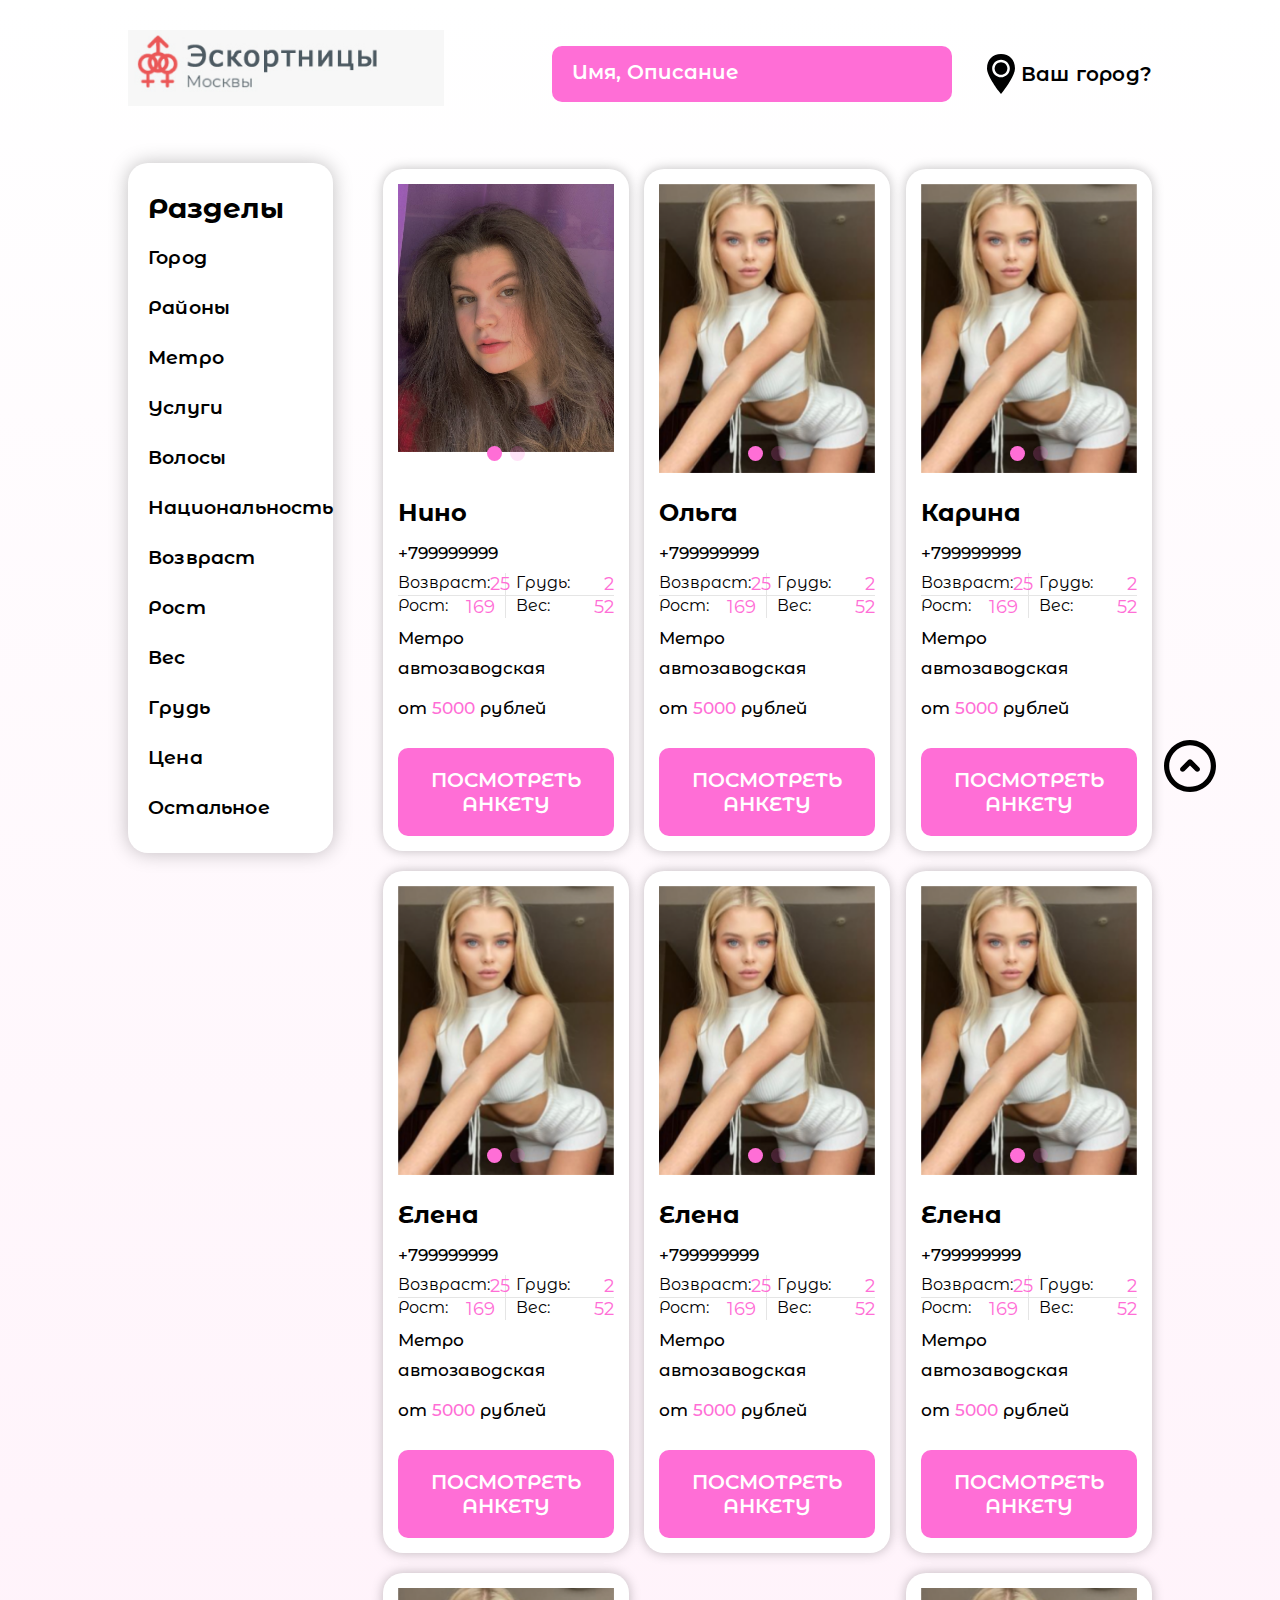
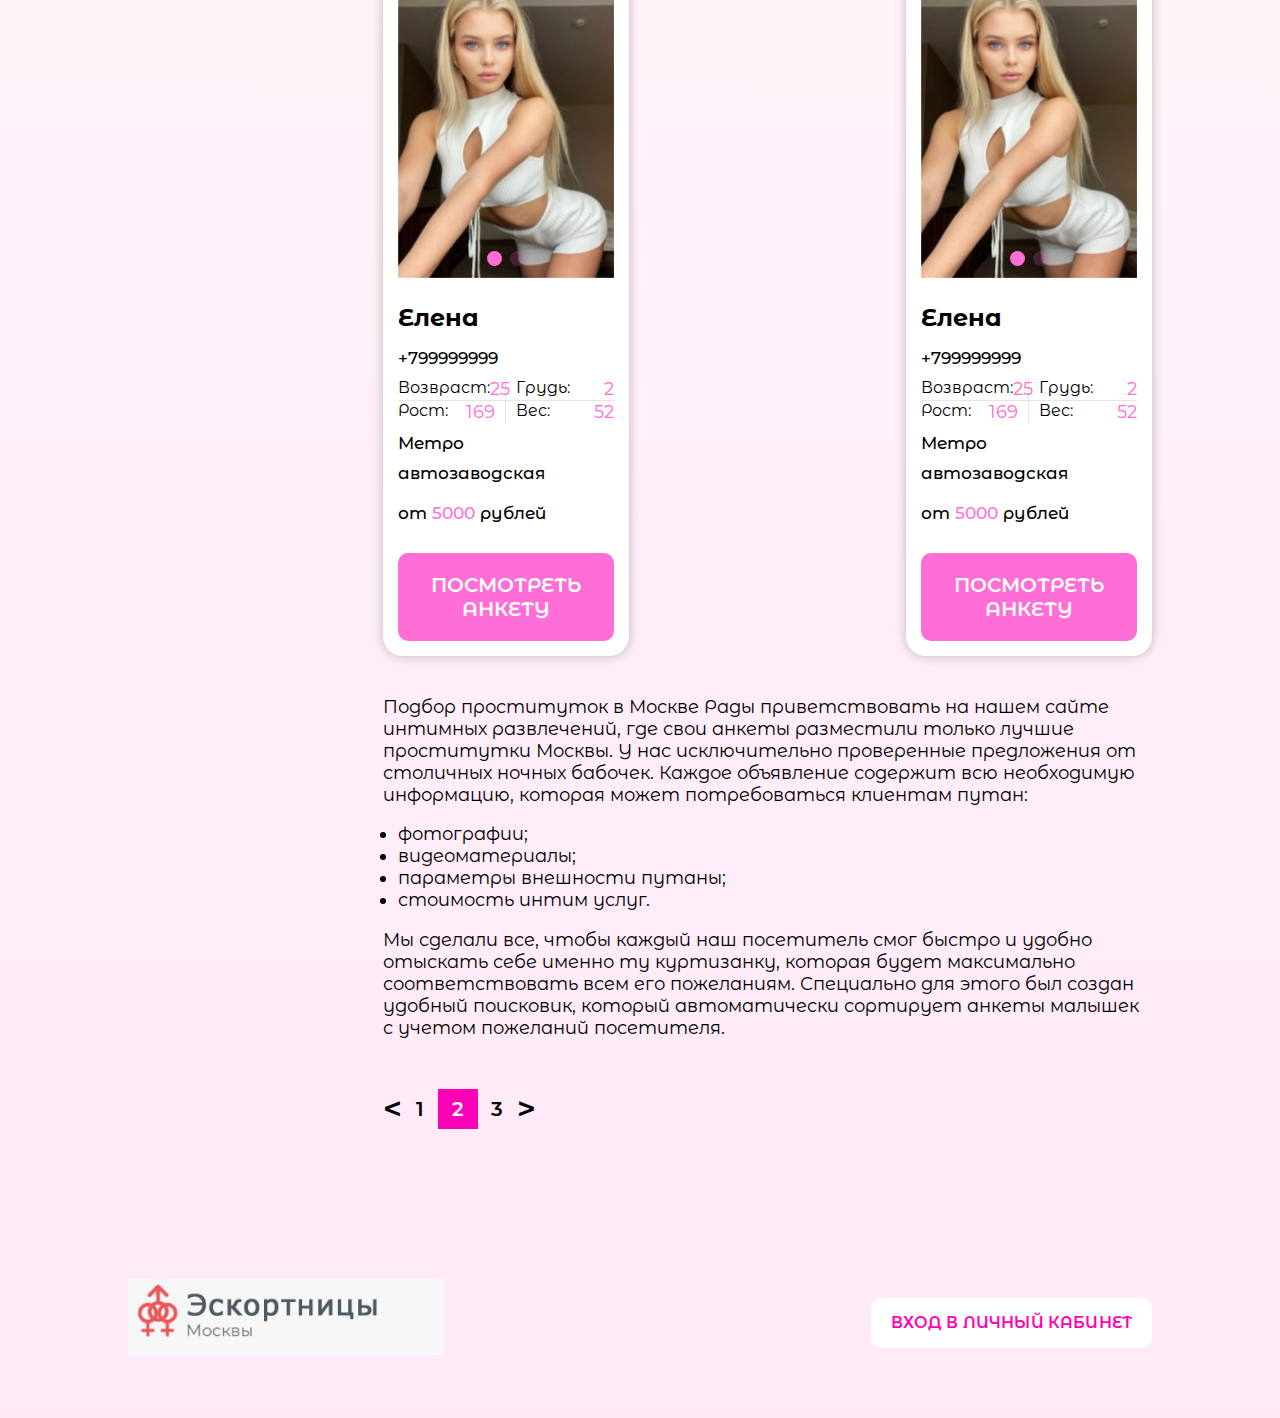
<file: index.html>
<!DOCTYPE html>
<html lang="en">
<head>
    <meta charset="UTF-8">
    <meta http-equiv="X-UA-Compatible" content="IE=edge">
    <meta name="viewport" content="width=device-width, initial-scale=1.0">
    <title>Document</title>
    <link rel="preconnect" href="https://fonts.googleapis.com">
    <link rel="preconnect" href="https://fonts.gstatic.com" crossorigin>
    <link href="https://fonts.googleapis.com/css2?family=Montserrat+Alternates:wght@300;400;500;600;700;800&display=swap"
        rel="stylesheet">
        <link rel="stylesheet" href="https://unpkg.com/swiper/swiper-bundle.min.css" />

    <link rel="stylesheet" href="css/style.css">
    
</head>
<body>
    <header class="header">
        <div class="container ">
            <div class="header__block block">
                <a href="index.html" class="logo">
                    <img src="img/logo.png" alt="logo">
                </a>
                <div class="nav">
                    <input type="text" placeholder="Имя, Описание">
                    <a href="#" class="link nav__link">Ваш город?</a>
                </div>
                <!-- /.nav -->
            </div>
        </div>
        <!-- /.container -->
    </header>
    <!-- /.header -->
   <div class="container main1">
        <div class="col-3">                   
            <div class="panel__block">
                <div class="panel">
                    <h4 class="panel__title title">Разделы</h4>
                    <div class="panel__box">
                        <a href="#" class="link panel__link">Город</a>
                        <div class="panel__list">
                            <ul>
                                <li>Москва</li>
                                <li>Химки</li>
                                <li>Раменское</li>
                            </ul>
                        </div>
                        </div>
                        <!-- города -->
                        <div class="panel__box">
                            <a href="#" class="link panel__link">Районы</a>
                            <div class="panel__list">
                                <ul>
                                    <li>ВАО</li>
                                    <li>ЗАО</li>
                                    <li>Зеленоградский</li>
                                    <li>Новомосковский</li>
                                    <li>СВАО</li>
                                    <li>СЗАО</li>
                                    <li>ЮЗАО</li>
                                </ul>
                            </div>
                        </div>
                        <!-- районы -->
                        <div class="panel__box">
                            <a href="#" class="link panel__link">Метро</a>
                            <div class="panel__list">
                                <ul>
                                    <li>Авиамоторная</li>
                                    <li>Автозаводская</li>                                        
                                    <li>Багратионовская</li>
                                    <li>Баковка</li>
                                    <li>Балтийская</li>
                                    <li>Авиамоторная</li>
                                    <li>Автозаводская</li>
                                    <li>Багратионовская</li>
                                    <li>Баковка</li>
                                    <li>Балтийская</li>
                                    <li>Авиамоторная</li>
                                    <li>Автозаводская</li>
                                    <li>Багратионовская</li>
                                    <li>Баковка</li>
                                    <li>Балтийская</li>
                                    <li>Авиамоторная</li>
                                    <li>Автозаводская</li>
                                    <li>Багратионовская</li>
                                    <li>Баковка</li>
                                    <li>Балтийская</li>
                                    <li>Авиамоторная</li>
                                    <li>Автозаводская</li>
                                    <li>Багратионовская</li>
                                    <li>Баковка</li>
                                    <li>Авиамоторная</li>
                                    <li>Автозаводская</li>
                                    <li>Багратионовская</li>
                                    <li>Баковка</li>
                                    <li>Балтийская</li>
                                    <li>Авиамоторная</li>
                                    <li>Автозаводская</li>
                                    <li>Багратионовская</li>
                                    <li>Баковка</li>
                                    <li>Балтийская</li>
                                    <li>Авиамоторная</li>
                                    <li>Автозаводская</li>
                                    <li>Багратионовская</li>
                                    <li>Баковка</li>
                                </ul>
                            </div>
                        </div>
                        <!-- метро -->
                        <div class="panel__box">
                            <a href="#" class="link panel__link">Услуги</a>
                            <div class="panel__list">
                                <ul>
                                    <li><h4>ОСНОВНЫЕ</h4></li>
                                    <li>Классический секс</li>
                                    <li>Анальный секс</li>
                                    <li>Групповой секс</li>
                                    <li>Лесби</li>
                                    <li>Минет в презервативе</li>
                                    <li>Минет без презерватива</li>
                                    <li>Минет глубокий</li>
                                    <li>Минет в авто</li>
                                    <li>Куннилингус</li>
                                    <li>Двойное проникновение</li>
                                    <li>Игрушки</li>
                                    <li>Фетиш</li>

                                    <li><h4>ЭКСТРИМ</h4></li>
                                    <li>Золотой дождь выдача</li>
                                    <li>Золотой дождь прием</li>
                                    <li>Страпон</li>                                        
                                    <li>Фистинг классический</li>
                                    <li>Фистинг анальный</li>
                                    <li>Анилингус</li>  
                                    <li>Бандаж</li>                                      
                                    <li>Бдсм</li>
                                    <li>Госпожа</li>
                                    <li>Рабыня</li>
                                    <li>Ролевые игры</li>
                                    
                                    <li><h4>ДОПОЛНИТЕЛЬНО</h4></li>
                                    <li>Стриптиз</li>     
                                    <li>Эротический массаж</li>   
                                    <li>Эскорт</li>    
                                    <li>Семейным парам</li>
                                    <li>Копро</li>                            
                                    <li>Окончание на лицо</li>
                                    <li>Окончание в рот</li>
                                    
                                </ul>
                            </div>
                        </div>
                        <!-- услуги -->
                        <div class="panel__box">
                            <a href="#" class="link panel__link">Волосы</a>
                            <div class="panel__list">
                                <ul>
                                    <li>Блондинки</li>
                                    <li>Брюнетки</li>
                                    <li>Рыжие</li>
                                    <li>Шатенки</li>
                                    <li>Русые</li>
                                </ul>
                            </div>
                        </div>
                        <!-- волосы -->
                        <div class="panel__box">
                            <a href="#" class="link panel__link">Национальность</a>
                            <div class="panel__list">
                                <ul>
                                    <li>Русские</li>
                                    <li>Украинки</li>
                                    <li>Узбечки</li>
                                    <li>Армянки</li>
                                    <li>Азиатки</li>
                                    <li>Негритянки</li>
                                </ul>
                            </div>
                        </div>
                        <!-- Национальность -->
                        <div class="panel__box">
                            <a href="#" class="link panel__link">Возвраст</a>
                            <div class="panel__list">
                                <ul>
                                    <li>Юные</li>
                                    <li>Молодые</li>
                                    <li>Опытные</li>
                                    <li>Взрослые</li>
                                    <li>Зрелые</li>
                                    <li>Старые</li>
                                </ul>
                            </div>
                        </div>
                        <!-- Возвраст -->
                        <div class="panel__box">
                            <a href="#" class="link panel__link">Рост</a>
                            <div class="panel__list">
                                <ul>
                                    <li>Миниатюрные</li>
                                    <li>Среднего роста</li>
                                    <li>Высокие</li>
                                </ul>
                            </div>
                        </div>
                        <!-- Рост -->
                        <div class="panel__box">
                            <a href="#" class="link panel__link">Вес</a>
                            <div class="panel__list">
                                <ul>
                                    <li>Худые</li>
                                    <li>Толстые</li>
                                </ul>
                            </div>
                        </div>
                        <!-- Вес -->
                        <div class="panel__box">
                            <a href="#" class="link panel__link">Грудь</a>
                            <div class="panel__list">
                                <ul>
                                    <li>С большой грудью</li>
                                    <li>С маленькой грудь</li>
                                </ul>
                            </div>
                        </div>
                        <!-- Грудь -->
                        <div class="panel__box">
                            <a href="#" class="link panel__link">Цена</a>
                            <div class="panel__list">
                                <ul>
                                    <li>Дешевые</li>
                                    <li>Недорогие</li>
                                    <li>Дорогие</li>
                                    <li>Элитные</li>
                                    <li>VIP</li>
                                    <li>Модели</li>
                                </ul>
                            </div>
                        </div>
                        <!-- Цена -->
                        <div class="panel__box">
                            <a href="#" class="link panel__link">Остальное</a>
                            <div class="panel__list">
                                <ul>
                                    <li>Проверенные</li>
                                    <li>На выезд</li>                                            
                                    <li>Есть видео</li>
                                    <li>Новые</li>
                                    <li>В апартаментах</li>
                                    <li>На час</li>
                                    <li>На ночь</li>
                                    <li>Трансы</li>
                                    <li>Без ретуши</li>
                                </ul>
                            </div>
                        </div>
                        <!-- Остальное -->
                        <div class="panel__close"></div>
                </div>
                <!-- /.panel -->
            </div>
            <!-- /.panel__block -->                        
        </div> 
        <div class="col-7">
            <div class="catalog">
                <div class="cards block">
                    
                </div>
                <!-- /.cards col-8 -->
                <div class="text">
                    <p>Подбор проституток в Москве
                    Рады приветствовать на нашем сайте интимных развлечений, где свои анкеты разместили только лучшие проститутки Москвы. У
                    нас исключительно проверенные предложения от столичных ночных бабочек. Каждое объявление содержит всю необходимую
                    информацию, которая может потребоваться клиентам путан:</p>
                    <p>
                        <ul>
                            <li>фотографии;</li>
                            <li>видеоматериалы;</li>
                            <li>параметры внешности путаны;</li>
                            <li>стоимость интим услуг.</li>
                        </ul>
                    </p>
                    
                    <p>
                    Мы сделали все, чтобы каждый наш посетитель смог быстро и удобно отыскать себе именно ту куртизанку, которая будет
                    максимально соответствовать всем его пожеланиям. Специально для этого был создан удобный поисковик, который
                    автоматически сортирует анкеты малышек с учетом пожеланий посетителя.</p>
                </div>
                <div class="pagi">
                    <a href="#" class="pagi__btn"><</a>
                            <a href="#" class="pagi__num">1</a>
                            <a href="#" class="pagi__num activa__numb">2</a>
                            <a href="#" class="pagi__num">3</a>
                            <a href="#" class="pagi__btn">></a>

                </div>
                <!-- /.pagi -->
            </div>
            <!-- /.catalog -->
            
        </div>
        
   </div>
   <footer class="footer">
    <div class="container">
        <div class="block footer__block">
            <a href="index.html" class="logo">
                <img src="img/logo.png" alt="logo">
            </a>
            <a href="#" class="btn btn__footer">ВХОД В ЛИЧНЫЙ КАБИНЕТ</a>
        </div>
        <!-- /.block footer__block -->
    </div>
    <!-- /.container -->
   </footer>
   <!-- /.footer -->
<div class="up"></div>

<script src="https://ajax.googleapis.com/ajax/libs/jquery/2.2.0/jquery.min.js"></script>
<script src="https://unpkg.com/swiper/swiper-bundle.min.js"></script>
<script src="js/render.js" defer></script>
<script src="js/main.js" defer></script>
<!-- Initialize Swiper -->

</body>
</html>
</file>
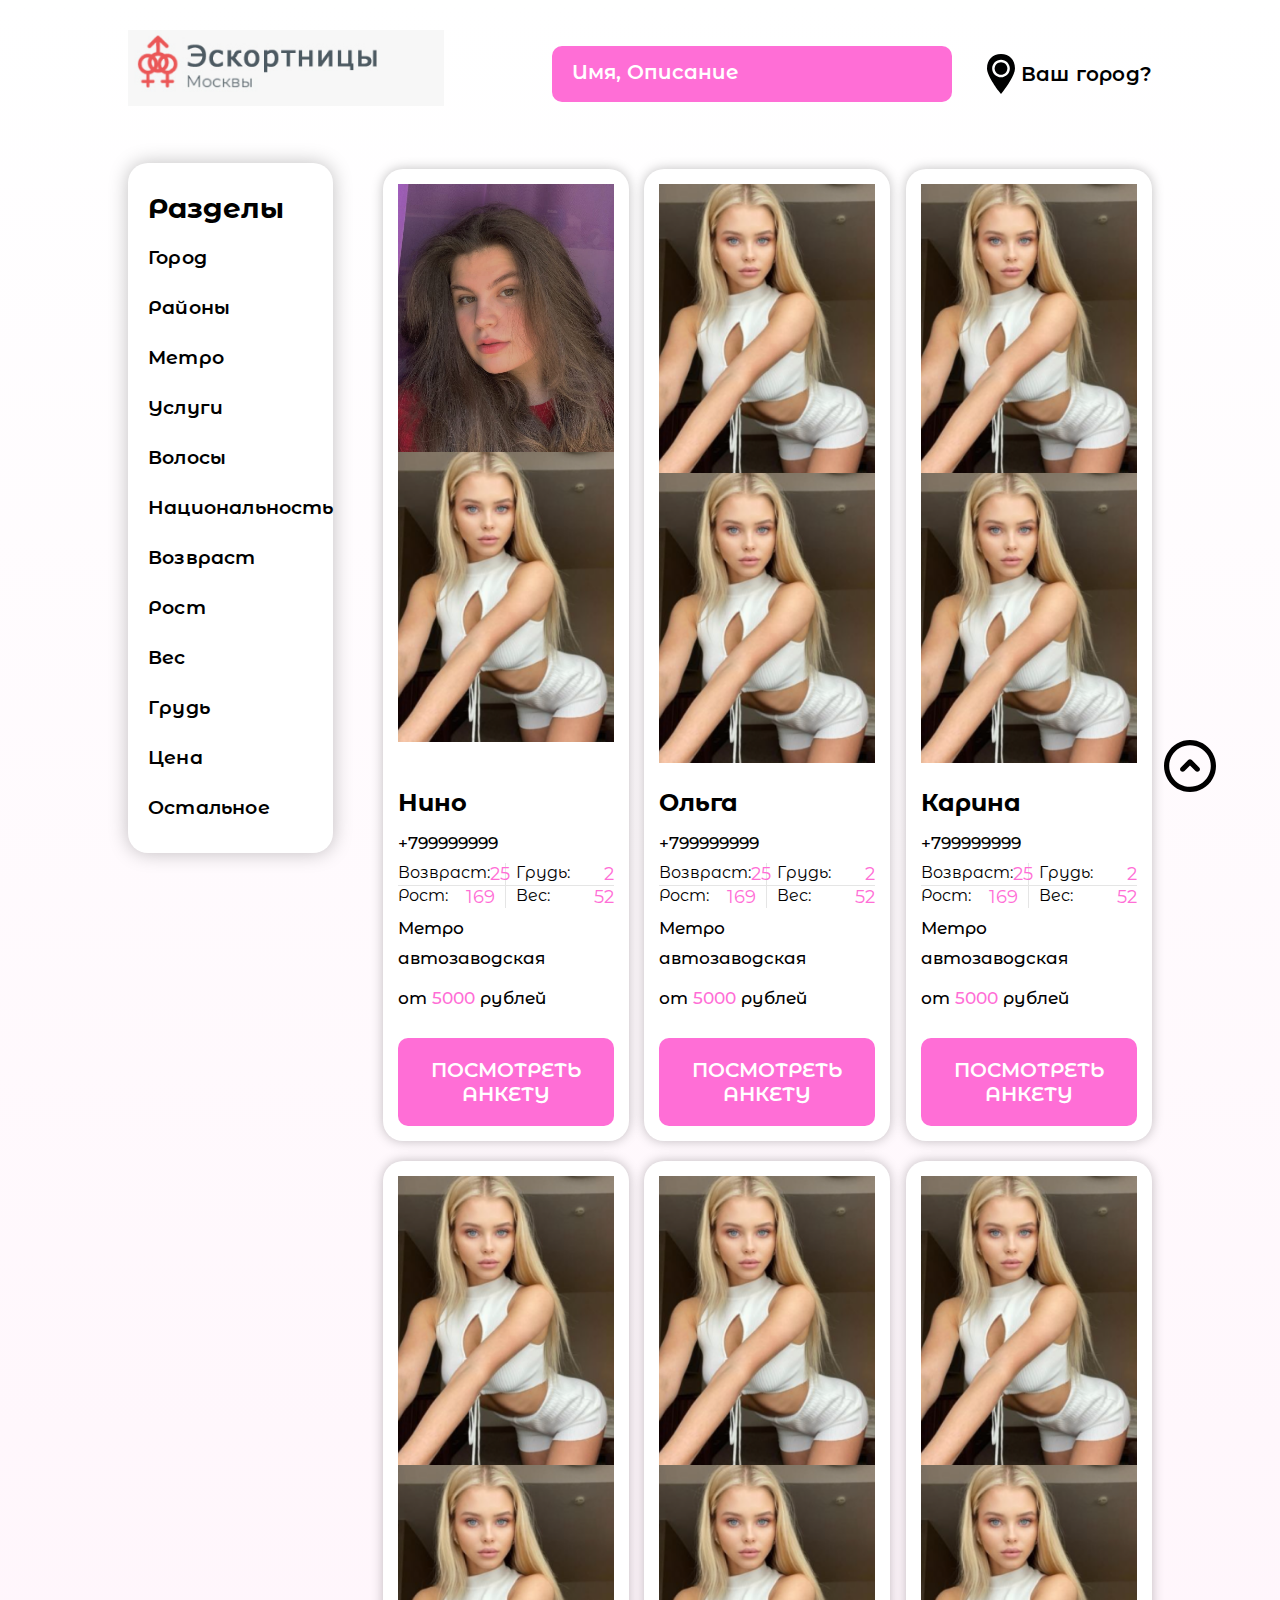
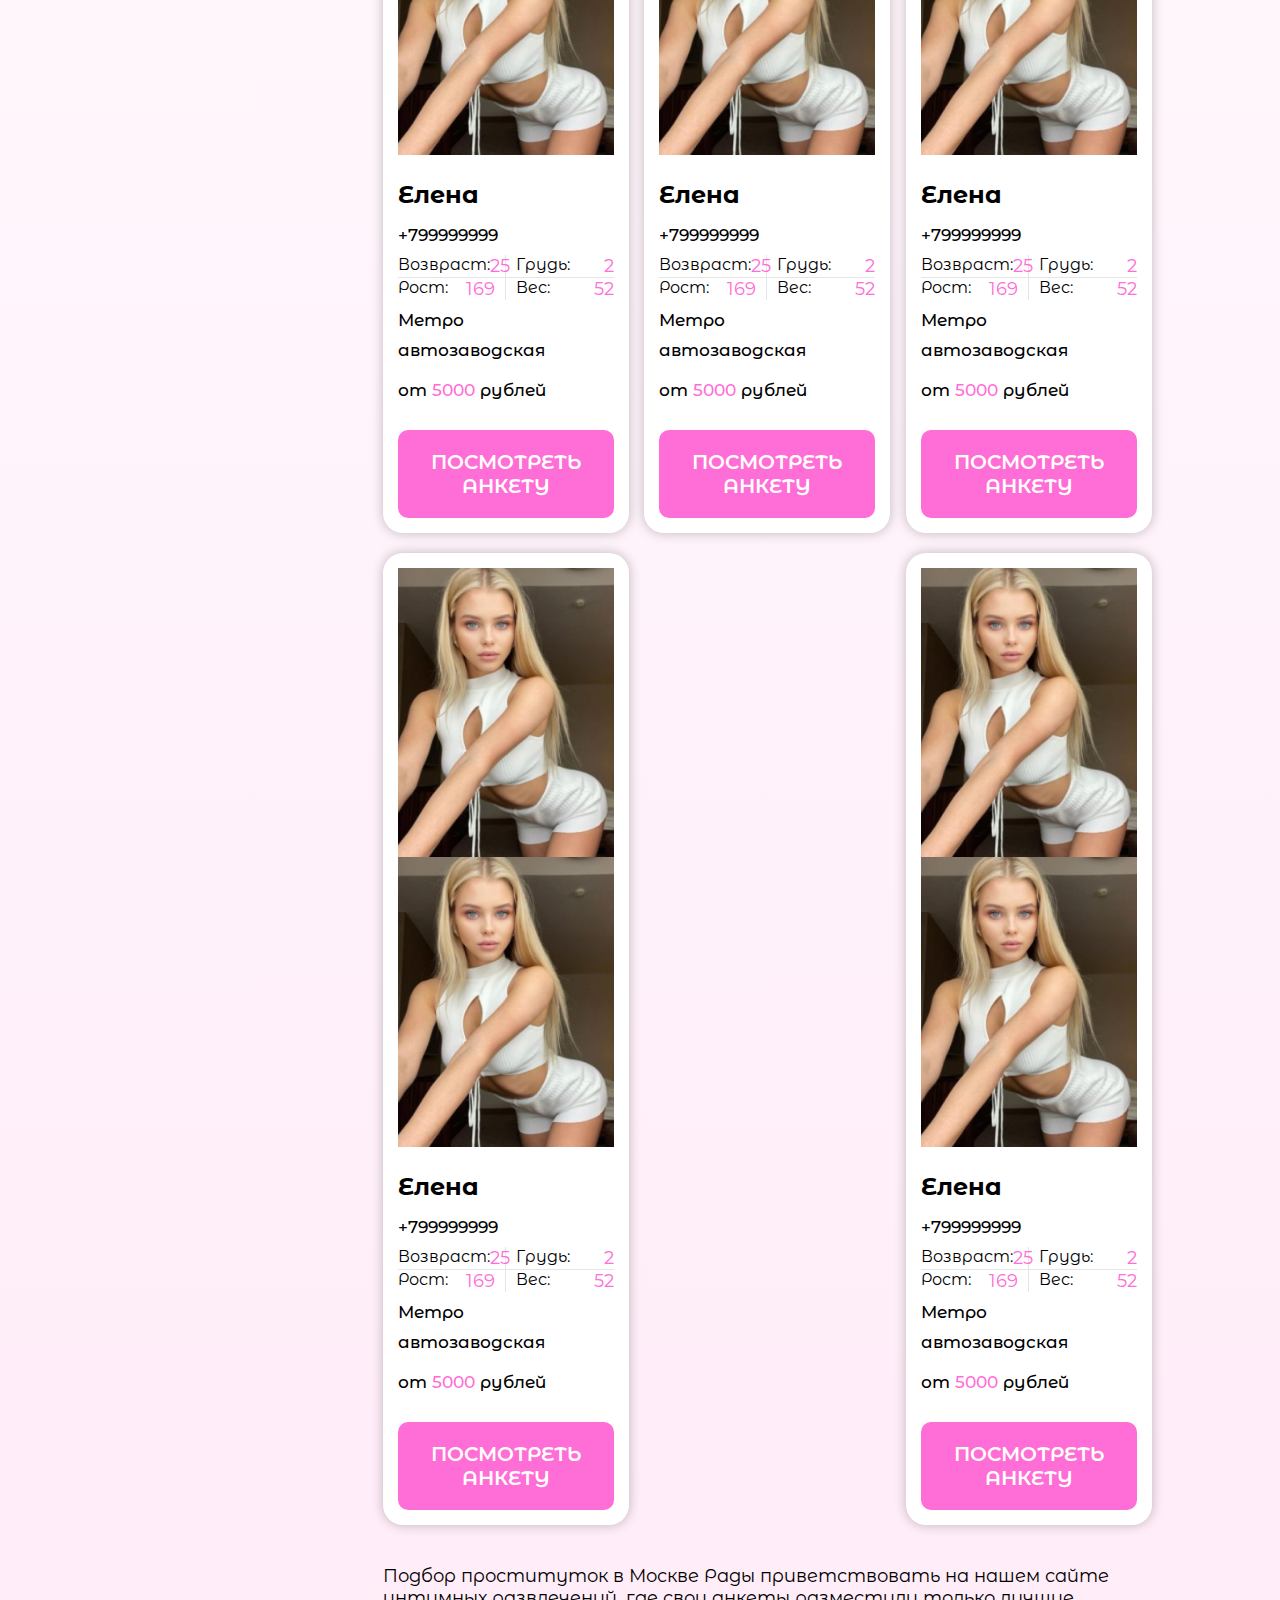
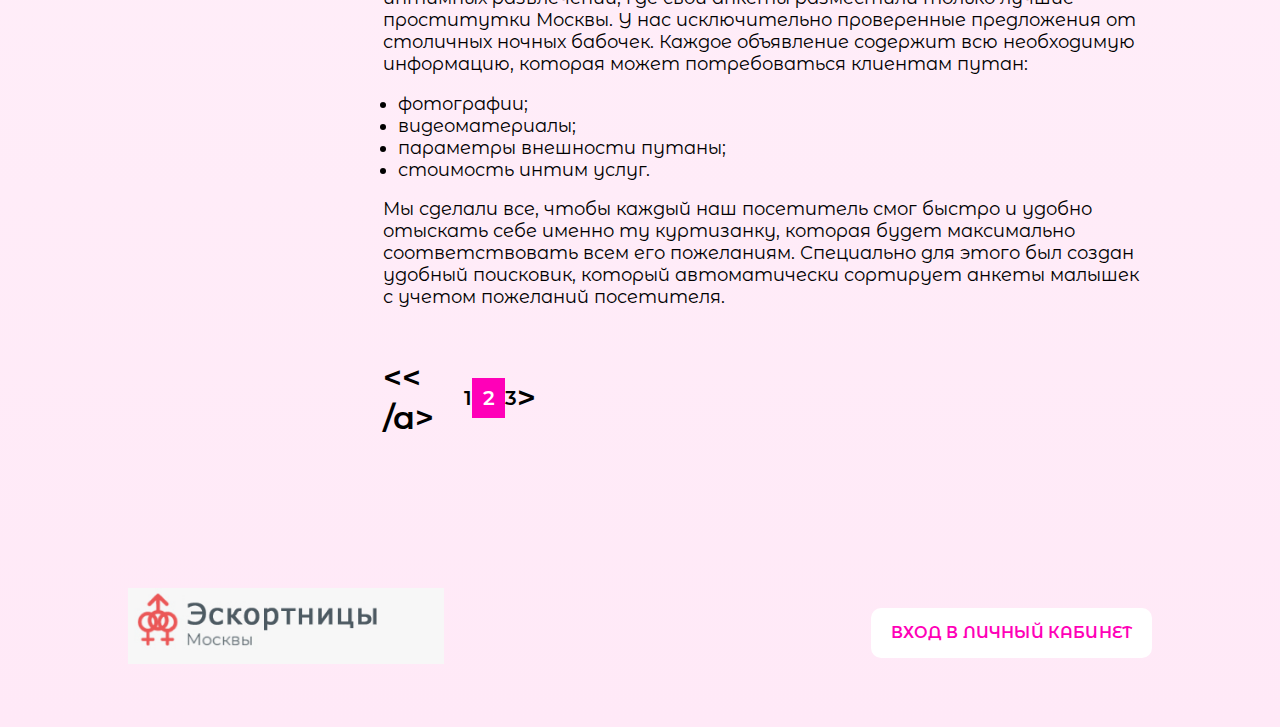
<file: show.html>
<!DOCTYPE html>
<html lang="en">

<head>
    <meta charset="UTF-8">
    <meta http-equiv="X-UA-Compatible" content="IE=edge">
    <meta name="viewport" content="width=device-width, initial-scale=1.0">
    <title>Document</title>
    <link rel="preconnect" href="https://fonts.googleapis.com">
    <link rel="preconnect" href="https://fonts.gstatic.com" crossorigin>
    <link
        href="https://fonts.googleapis.com/css2?family=Montserrat+Alternates:wght@300;400;500;600;700;800&display=swap"
        rel="stylesheet">
    <link rel="stylesheet" href="css/style.css">
    <script src="js/render.js" defer></script>
    <script src="js/main.js" defer></script>
</head>

<body>
    <header class="header">
        <div class="container ">
            <div class="header__block block">
                <a href="index.html" class="logo">
                    <img src="img/logo.png" alt="logo">
                </a>
                <div class="nav">
                    <input type="text" placeholder="Имя, Описание">
                    <a href="#" class="link nav__link">Ваш город?</a>
                </div>
                <!-- /.nav -->
            </div>
        </div>
        <!-- /.container -->
    </header>
    <!-- /.header -->
    <div class="container main1">
        <div class="col-3">
            <div class="panel__block">
                <div class="panel">
                    <h4 class="panel__title title">Разделы</h4>
                    <div class="panel__box">
                        <a href="#" class="link panel__link">Город</a>
                        <div class="panel__list">
                            <ul>
                                <li>Москва</li>
                                <li>Химки</li>
                                <li>Раменское</li>
                            </ul>
                        </div>
                    </div>
                    <!-- города -->
                    <div class="panel__box">
                        <a href="#" class="link panel__link">Районы</a>
                        <div class="panel__list">
                            <ul>
                                <li>ВАО</li>
                                <li>ЗАО</li>
                                <li>Зеленоградский</li>
                                <li>Новомосковский</li>
                                <li>СВАО</li>
                                <li>СЗАО</li>
                                <li>ЮЗАО</li>
                            </ul>
                        </div>
                    </div>
                    <!-- районы -->
                    <div class="panel__box">
                        <a href="#" class="link panel__link">Метро</a>
                        <div class="panel__list">
                            <ul>
                                <li>Авиамоторная</li>
                                <li>Автозаводская</li>
                                <li>Багратионовская</li>
                                <li>Баковка</li>
                                <li>Балтийская</li>
                                <li>Авиамоторная</li>
                                <li>Автозаводская</li>
                                <li>Багратионовская</li>
                                <li>Баковка</li>
                                <li>Балтийская</li>
                                <li>Авиамоторная</li>
                                <li>Автозаводская</li>
                                <li>Багратионовская</li>
                                <li>Баковка</li>
                                <li>Балтийская</li>
                                <li>Авиамоторная</li>
                                <li>Автозаводская</li>
                                <li>Багратионовская</li>
                                <li>Баковка</li>
                                <li>Балтийская</li>
                                <li>Авиамоторная</li>
                                <li>Автозаводская</li>
                                <li>Багратионовская</li>
                                <li>Баковка</li>
                                <li>Авиамоторная</li>
                                <li>Автозаводская</li>
                                <li>Багратионовская</li>
                                <li>Баковка</li>
                                <li>Балтийская</li>
                                <li>Авиамоторная</li>
                                <li>Автозаводская</li>
                                <li>Багратионовская</li>
                                <li>Баковка</li>
                                <li>Балтийская</li>
                                <li>Авиамоторная</li>
                                <li>Автозаводская</li>
                                <li>Багратионовская</li>
                                <li>Баковка</li>
                            </ul>
                        </div>
                    </div>
                    <!-- метро -->
                    <div class="panel__box">
                        <a href="#" class="link panel__link">Услуги</a>
                        <div class="panel__list">
                            <ul>
                                <li>
                                    <h4>ОСНОВНЫЕ</h4>
                                </li>
                                <li>Классический секс</li>
                                <li>Анальный секс</li>
                                <li>Групповой секс</li>
                                <li>Лесби</li>
                                <li>Минет в презервативе</li>
                                <li>Минет без презерватива</li>
                                <li>Минет глубокий</li>
                                <li>Минет в авто</li>
                                <li>Куннилингус</li>
                                <li>Двойное проникновение</li>
                                <li>Игрушки</li>
                                <li>Фетиш</li>

                                <li>
                                    <h4>ЭКСТРИМ</h4>
                                </li>
                                <li>Золотой дождь выдача</li>
                                <li>Золотой дождь прием</li>
                                <li>Страпон</li>
                                <li>Фистинг классический</li>
                                <li>Фистинг анальный</li>
                                <li>Анилингус</li>
                                <li>Бандаж</li>
                                <li>Бдсм</li>
                                <li>Госпожа</li>
                                <li>Рабыня</li>
                                <li>Ролевые игры</li>

                                <li>
                                    <h4>ДОПОЛНИТЕЛЬНО</h4>
                                </li>
                                <li>Стриптиз</li>
                                <li>Эротический массаж</li>
                                <li>Эскорт</li>
                                <li>Семейным парам</li>
                                <li>Копро</li>
                                <li>Окончание на лицо</li>
                                <li>Окончание в рот</li>

                            </ul>
                        </div>
                    </div>
                    <!-- услуги -->
                    <div class="panel__box">
                        <a href="#" class="link panel__link">Волосы</a>
                        <div class="panel__list">
                            <ul>
                                <li>Блондинки</li>
                                <li>Брюнетки</li>
                                <li>Рыжие</li>
                                <li>Шатенки</li>
                                <li>Русые</li>
                            </ul>
                        </div>
                    </div>
                    <!-- волосы -->
                    <div class="panel__box">
                        <a href="#" class="link panel__link">Национальность</a>
                        <div class="panel__list">
                            <ul>
                                <li>Русские</li>
                                <li>Украинки</li>
                                <li>Узбечки</li>
                                <li>Армянки</li>
                                <li>Азиатки</li>
                                <li>Негритянки</li>
                            </ul>
                        </div>
                    </div>
                    <!-- Национальность -->
                    <div class="panel__box">
                        <a href="#" class="link panel__link">Возвраст</a>
                        <div class="panel__list">
                            <ul>
                                <li>Юные</li>
                                <li>Молодые</li>
                                <li>Опытные</li>
                                <li>Взрослые</li>
                                <li>Зрелые</li>
                                <li>Старые</li>
                            </ul>
                        </div>
                    </div>
                    <!-- Возвраст -->
                    <div class="panel__box">
                        <a href="#" class="link panel__link">Рост</a>
                        <div class="panel__list">
                            <ul>
                                <li>Миниатюрные</li>
                                <li>Среднего роста</li>
                                <li>Высокие</li>
                            </ul>
                        </div>
                    </div>
                    <!-- Рост -->
                    <div class="panel__box">
                        <a href="#" class="link panel__link">Вес</a>
                        <div class="panel__list">
                            <ul>
                                <li>Худые</li>
                                <li>Толстые</li>
                            </ul>
                        </div>
                    </div>
                    <!-- Вес -->
                    <div class="panel__box">
                        <a href="#" class="link panel__link">Грудь</a>
                        <div class="panel__list">
                            <ul>
                                <li>С большой грудью</li>
                                <li>С маленькой грудь</li>
                            </ul>
                        </div>
                    </div>
                    <!-- Грудь -->
                    <div class="panel__box">
                        <a href="#" class="link panel__link">Цена</a>
                        <div class="panel__list">
                            <ul>
                                <li>Дешевые</li>
                                <li>Недорогие</li>
                                <li>Дорогие</li>
                                <li>Элитные</li>
                                <li>VIP</li>
                                <li>Модели</li>
                            </ul>
                        </div>
                    </div>
                    <!-- Цена -->
                    <div class="panel__box">
                        <a href="#" class="link panel__link">Остальное</a>
                        <div class="panel__list">
                            <ul>
                                <li>Проверенные</li>
                                <li>На выезд</li>
                                <li>Есть видео</li>
                                <li>Новые</li>
                                <li>В апартаментах</li>
                                <li>На час</li>
                                <li>На ночь</li>
                                <li>Трансы</li>
                                <li>Без ретуши</li>
                            </ul>
                        </div>
                    </div>
                    <!-- Остальное -->
                    <div class="panel__close"></div>
                </div>
                <!-- /.panel -->
            </div>
            <!-- /.panel__block -->
        </div>
        <div class="col-7">
            <div class="catalog">
                <div class="cards block">

                </div>
                <!-- /.cards col-8 -->
                <div class="text">
                    <p>Подбор проституток в Москве
                        Рады приветствовать на нашем сайте интимных развлечений, где свои анкеты разместили только
                        лучшие проститутки Москвы. У
                        нас исключительно проверенные предложения от столичных ночных бабочек. Каждое объявление
                        содержит всю необходимую
                        информацию, которая может потребоваться клиентам путан:</p>
                    <p>
                    <ul>
                        <li>фотографии;</li>
                        <li>видеоматериалы;</li>
                        <li>параметры внешности путаны;</li>
                        <li>стоимость интим услуг.</li>
                    </ul>
                    </p>

                    <p>
                        Мы сделали все, чтобы каждый наш посетитель смог быстро и удобно отыскать себе именно ту
                        куртизанку, которая будет
                        максимально соответствовать всем его пожеланиям. Специально для этого был создан удобный
                        поисковик, который
                        автоматически сортирует анкеты малышек с учетом пожеланий посетителя.</p>
                </div>
                <div class="pagi">
                    <a href="#" class="pagi__btn">
                        << /a>
                            <a href="#" class="pagi__num">1</a>
                            <a href="#" class="pagi__num activa__numb">2</a>
                            <a href="#" class="pagi__num">3</a>
                            <a href="#" class="pagi__btn">></a>

                </div>
                <!-- /.pagi -->
            </div>
            <!-- /.catalog -->

        </div>

    </div>
    <footer class="footer">
        <div class="container">
            <div class="block footer__block">
                <a href="index.html" class="logo">
                    <img src="img/logo.png" alt="logo">
                </a>
                <a href="#" class="btn btn__footer">ВХОД В ЛИЧНЫЙ КАБИНЕТ</a>
            </div>
            <!-- /.block footer__block -->
        </div>
        <!-- /.container -->
    </footer>
    <!-- /.footer -->
    <div class="up"></div>
</body>

</html>
</file>
<file: css/style.css>
* {
    box-sizing: border-box;
    margin: 0;
    padding: 0;
    font-family: 'Montserrat Alternates', sans-serif;

}

body {
    background: linear-gradient(180deg, #FFFFFF 0%, #FFE9F7 100%);
    box-shadow: 0px 4px 4px rgba(0, 0, 0, 0.25);
}

.container {
    max-width: 1400px;
    width: 100%;
    margin: auto;
}

.logo>img {
    width: 85%;
}

.m-2 {
    padding: 20px 0;
}

a {
    text-decoration: none;
    cursor: pointer;
    color: black;
    font-weight: 600;
    font-size: 20px;
    letter-spacing: 0.01em;
    line-height: 40px;
}

input {
    border: none;
    outline: none;
    padding: 20px 20px;
    background: #ff6ed6;
    border-radius: 10px;
}

input::placeholder {
    font-weight: 600;
    font-size: 20px;
    color: #FFFFFF;
}

.title {
    font-weight: 700;
    font-size: 28px;
    line-height: 50px;
}

.color {
    color: #ff6ed6;
}

.btn {
    border: none;
    outline: none;
    cursor: pointer;
    background: #ff6ed6;
    color: #fff;
    font-weight: 600;
    font-size: 20px;
    padding: 20px;
    border-radius: 10px;
}

.block {
    display: flex;
    justify-content: space-between;
    flex-wrap: wrap;
}

.main1 {
    display: flex;
    justify-content: flex-end;
    align-items: stretch;
}

.col-3 {
    padding: 20px 0;
    width: 20%;

}

.col-7 {
    padding-top: 50px;
    padding-bottom: 20px;
    width: 80%;
    margin-left: 50px;
}

.header__block {
    padding-top: 30px;
}

.nav {
    max-width: 600px;
    width: 100%;
    display: flex;
    align-items: center;
    justify-content: space-between;
}

.nav>input {
    max-width: 400px;
    width: 100%;
}

.nav__link {
    display: flex;
    background: url('../img/location.svg') no-repeat left;
    padding-left: 40px;
}

.main {
    padding-top: 50px;
    padding-bottom: 50px;
    display: flex;
    justify-content: space-around;
    align-items: flex-start;
}

.panel {
    padding: 20px 20px;
    display: flex;
    flex-direction: column;
    background: rgb(255, 255, 255);
    box-shadow: 0px 0px 19px rgba(0, 0, 0, 0.25);
    width: 100%;
    margin-top: 30px;
    border-radius: 20px;
}


.panel__link {
    display: flex;
    position: relative;
    margin: 5px 0;
    width: 100%;
}

.panel__link:hover,
.panel__link:focus {
    cursor: pointer;
    animation: showA .3s both;
}

.panel__box {
    position: relative;
    display: flex;
}

.panel__list {
    display: none;
    flex-direction: column;
    background: #fff;
    color: #ff6ed6;
    padding: 20px;
    position: absolute;
    left: 100%;
    top: 0;
    width: 750px;
    z-index: 100;
    animation: showDiv .3s both;
    box-shadow: 0px 0px 10px rgba(0, 0, 0, 0.2);
}

.open {
    display: flex;
    animation: showDiv .3s both;
}

@keyframes showA {
    100% {
        opacity: 1;
        color: #ff6ed6;
    }
}

@keyframes showDiv {
    0% {
        opacity: 0;
    }

    100% {
        opacity: 1;
    }
}



.panel__list>ul {
    display: flex;
    flex-wrap: wrap;
    list-style: none;
    font-weight: 500;
    font-size: 20px;
    max-height: 400px;
    line-height: 50px;
    overflow-y: auto;
}

.panel__list>ul>li {
    width: 45%;
}

.info__slide {
    width: 457px;
    height: 598px;
}

.card {
    display: flex;
    flex-direction: column;
    width: 32%;
    background: #fff;
    padding: 15px;
    margin-bottom: 20px;
    box-shadow: 0px 0px 12px rgba(0, 0, 0, 0.25);
    border-radius: 20px;
}

.girl {
    width: 238px;
    border-radius: 10px;
}

.slide {
    display: flex;
    justify-content: center;
}

.text__card {
    font-weight: 500;
    font-size: 20px;
    line-height: 30px;
    padding: 5px 0;
}

.card>h4 {
    font-size: 24px;
    font-weight: 700;
    margin-top: 20px;
}

.text__table {
    width: 100%;
    display: flex;
    flex-wrap: wrap;
}

.text__row {
    display: flex;
    justify-content: space-between;
    width: 50%;
}

.text__row:nth-child(odd) {
    border-right: 1px solid rgba(0, 0, 0, .1);
    padding-right: 10px;
}

.text__row:nth-child(even) {
    padding-left: 10px;
}

.text__row:nth-child(3) {
    border-top: 1px solid rgba(0, 0, 0, .1);
}

.text__row:nth-child(4) {
    border-top: 1px solid rgba(0, 0, 0, .1);
}

.text__row>p {
    font-size: 16px;
}

.text__row>span {
    font-size: 18px;
}

.text__btn {
    margin-top: 20px;
}

.pagi {
    display: flex;
    justify-content: space-between;
    align-items: center;
    width: 20%;
    padding: 30px 0;
    margin-bottom: 100px;
}

.pagi__btn {
    font-size: 32px;
}

.activa__numb {
    display: block;
    align-items: center;
    text-align: center;
    width: 40px;
    background: rgb(255, 0, 184);
    color: #fff;
}

.footer {
    position: relative;
    width: 100%;
    z-index: 100;
}

.footer__logo>img {
    width: 400px;
}

.footer__block {
    padding-bottom: 50px;
    align-items: center;
}

.btn__footer {
    display: flex;
    justify-content: center;
    align-items: center;
    height: 50px;
    font-size: 16px;
    background-color: #fff;
    color: rgb(255, 0, 184);
}

.up {
    width: 52px;
    height: 52px;
    position: fixed;
    bottom: 12%;
    right: 5%;
    background: url("../img/up.svg") no-repeat center / cover;
    cursor: pointer;
    z-index: 1000;
}

.text {
    margin: 20px 0;
    display: flex;
    flex-direction: column;
    align-items: baseline;
    font-size: 18px;
}

.text>ul {
    padding: 1% 1% 1% 2%;
    margin: 10px 0;
}

.btn__back {
    width: 90%;
    display: flex;
    justify-content: center;
    margin: auto;
    margin-top: 33px;
    transition: background-color 0.2s;
}

.btn__back:hover {
    background-color: #a8a8a8;
}

.info {
    display: flex;
    align-items: center;
    margin-top: 36px;
}


.info__img {
    width: 100%;
    height: 100%;
}

.info__content {
    max-width: 50%;
    margin-left: 40px;
}

.info__content__block:not(:last-child) {
    margin-bottom: 14px;
}

.info__content__title {
    font-size: 24px;
    margin-bottom: 10px;
}

.info__content__text {
    font-size: 20px;
    font-weight: 500;
}


.info__title {
    font-size: 24px;
    margin-top: 21px;
    margin-bottom: 40px;
}

.parameters {
    display: flex;
    justify-content: space-between;
    align-items: baseline;
    flex-wrap: wrap;
    font-weight: 500;
}

.parameters__block {
    display: flex;
    flex-direction: column;
    justify-content: space-between;
    align-items: flex-start;
}

.parameters__block:not(:last-child) {
    margin-bottom: 12px;
}

.parameters__name {
    font-size: 20px;
    margin-bottom: 10px;
}

.parameters__info {
    font-size: 20px;
    max-width: 368px;
    text-align: right;
    font-weight: bold;
}

.about {
    margin-top: 40px;
}

.about__title {
    font-size: 24px;
    margin-bottom: 20px;
}

.about__text {
    font-size: 20px;
    font-weight: 500px;
}

.map {
    width: 100%;
    height: 400px;
    margin-bottom: 120px;
}

.panel__close {
    width: 20px;
    height: 20px;
    background: url("../img/close.svg") no-repeat center / cover;
    position: fixed;
    top: 0;
    right: 0;
    margin: 35px;
    display: none;
}



.swiper {
    width: 100%;
    height: 100%;
}
.swiper-slide img {
    display: block;
    width: 100%;
    height: auto;
}
.swiper-pagination-bullet{
    width: 15px;
    height: 15px;
    background: #ff6ed6;
}

@media screen and (max-width: 1280px) {
    .container {
        max-width: 1024px;
    }

    .card {
        width: 32%;
    }

    .text__card {
        font-size: 17px;
    }

    .panel {
        margin-top: 24px;
    }

    .panel__link {
        font-size: 19px;
    }

    .up {
        right: 5%;
    }
}

@media screen and (max-width: 1024px) {
    .container {
        max-width: 768px;
    }

    .card {
        width: 48%;
    }

    .col-7 {
        padding-top: 20px;
    }

    .panel {
        margin-left: 0;
        margin-right: 0;
        padding: 20px 22px;
    }

    .pagi {
        width: 30%;
    }

    .logo>img {
        width: 100%;
    }

    .info {
        margin-top: 20px;
    }

    .btn__back {
        margin-top: 43px;
    }

    .up {
        right: 5%;
    }

    .panel__list>ul>li {
        width: 100%;
    }
}

@media screen and (max-width: 768px) {
    .container {
        max-width: 480px;
    }

    .col-3 {
        position: absolute;
        top: 0;
        left: 0;
        width: 100%;
    }

    .col-7 {
        width: 100%;
        margin-left: 0;
        margin-top: 130px;
    }

    .main1 {
        display: flex;
        flex-wrap: wrap;
    }

    .logo>img {
        width: 35%;
        margin-top: 15px;
    }

    .panel__block {
        width: 40px;
        height: 40px;
        background: url("../img/burger_menu.png") no-repeat center / cover;
        position: absolute;
        top: 0;
        right: 0;
        margin: 40px;
    }

    .panel {
        position: fixed;
        left: 0;
        top: 0;
        margin: auto;
        width: 100%;
        background: #fff;
        z-index: 5;
        transform: translateY(-100%);
        transition: transform 0.3s;
        overflow: scroll;
        max-height: 100vh;
    }

    .panel-open {
        transform: translateY(0);
    }

    .panel__close {
        display: block;
    }

    .footer__logo {
        display: none;
    }

    .btn__footer {
        right: 50%;
        margin-right: -155px;
    }

    .up {
        bottom: 1%;
        right: 1%;
    }


    .panel__list {
        left: 0;
        max-width: 280px;
        position: static;
    }

    .panel__box {
        flex-direction: column;
    }

    .btn {
        font-size: 16px !important;
    }

    .btn__back {
        padding: 0;
        margin-top: 0;
    }

    .header__title {
        margin-top: 15px;
    }
}

@media screen and (max-width:480px) {
    .container {
        max-width: 320px;
    }

    .logo>img {
        width: 60%;
    }

    .header__title {
        font-size: 18px;
        line-height: 1.5;
    }

    .text__card {
        font-size: 13px;
        line-height: 1.5;
    }

    .card>h4 {
        font-size: 18px;
        line-height: 1.5;
    }

    .btn__footer {
        font-size: 18px;
    }

    .pagi__btn {
        font-size: 20px;
    }

    .pagi__num {
        font-size: 18px;
    }

    .pagi {
        width: 40%;
    }

    .up {
        width: 30px;
        height: 30px;
    }

    .parameters__info {
        text-align: left;
    }

    .info {
        flex-wrap: wrap;
        margin-top: 10px;
    }

    .info__slide {
        width: 100%;
        height: 100%;
    }

    .info__slider {
        width: 100%;
    }

    .parameters__block {
        flex-direction: column;
    }

    .info__content {
        margin-left: 0;
    }

    .info__title {
        font-size: 20px;
        margin-bottom: 10px;
    }

    h2 {
        font-size: 20px !important;
    }

    span {
        font-size: 16px !important;
    }

    .text {
        font-size: 14px;
        line-height: 1.5;
    }
}
</file>
